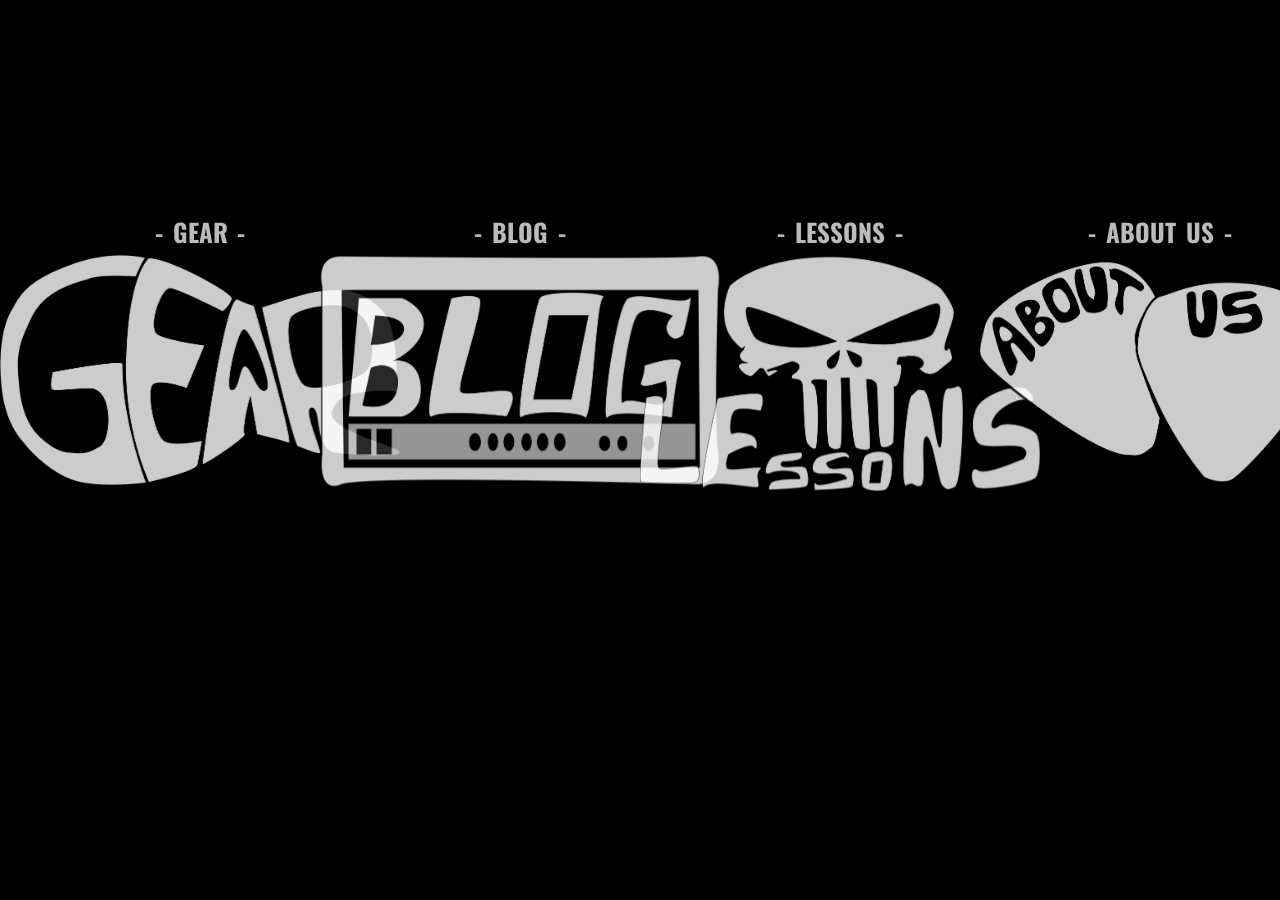
<file: index.html>
<!DOCTYPE html>
<html>
<head>
	 <link rel="stylesheet" type="text/css" href="index.css">
     <link href='http://fonts.googleapis.com/css?family=Oswald' rel='stylesheet' type='text/css'>
</head>
<body>
 <?php include("slide.html"); ?>

<div class="column1">
    <div class="content">
        <figure class="effect">
        	<h1>- Gear -</h1>
            <img src="gear.png"/>
            <figcaption>
                <div>
                    <a href="gear.php"><h2>Check out our <span>Gear!</span></h2></a>
                    <p>We have the latest gear reviews!</p>
                </div>
            </figcaption>
       <figure>
   </div>
</div>
<div class="column2">
    <div class="content">
        <figure class="effect">
        	<h1>- Blog -</h1>
            <img src="blog.png"/>
            <figcaption>
                <div>
                    <a href="http://mondaymusic.es/en"><h2>Check out the <span>Blog!</span></h2></a>
                    <p>We have a great blog!</p>
                </div>
            </figcaption>
       <figure>
   </div>
</div>
<div class="column3">
    <div class="content">
        <figure class="effect">
        	<h1>- Lessons -</h1>
            <img src="lessons.png"/>
            <figcaption>
                <div>
                    <a href="http://www.espn.com"><h2>Check out the <span>Lessons!</span></h2></a>
                    <p>We have great lessons!</p>
                </div>
            </figcaption>
       <figure>
   </div>
</div>
<div class="column4">
    <div class="content">
        <figure class="effect">
        	<h1>- About Us -</h1>
            <img src="guitarpicks.png"/>
            <figcaption>
                <div>
                    <a href="http://www.espn.com"><h2>About Us!</h2></a>
                </div>
            </figcaption>
       <figure>
   </div>
</div>
</div>

</body>
</html>
</file>
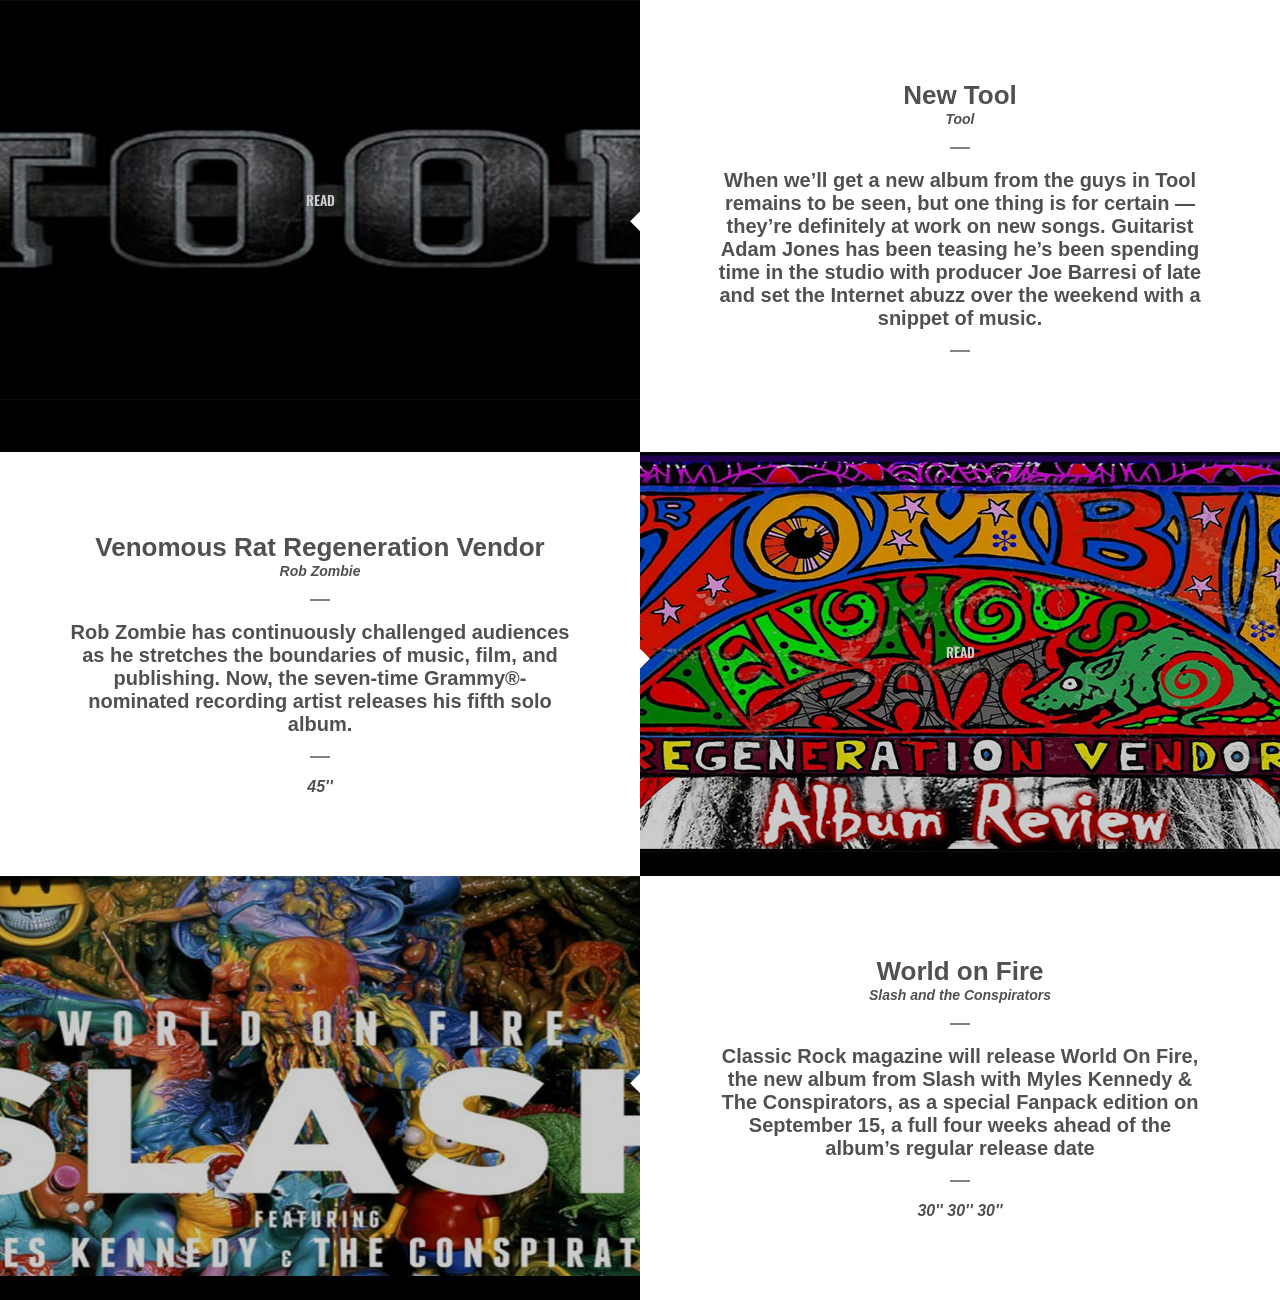
<file: gear.html>
<!DOCTYPE html>
<html>
<head>
   
   <link href='http://fonts.googleapis.com/css?family=Oswald' rel='stylesheet' type='text/css'>
   <link rel="stylesheet" type="text/css" href="gear.css">
</head>
<body>

<section id="week">
    <div id="work">
    
    
      <article plangular data-src="" class="work grid1 clearfix">
        <div class="thumb" style="background-image:url('tool.jpg');">
          <div class="centered">
                          
                          <a href="http://mondaymusic.es/en/the-perfect-protein/" class="ajax" ng-click="player.pause()">READ</a>
              
          </div>
        </div>
        
        
        <aside>
        <div class="description">
          <div class="title">New Tool</div>
          <div class="for"><span>Tool </span>
                                             
          </div>
          <div class="texto">
            <div class="min_border_black"></div>
            <p>When we’ll get a new album from the guys in Tool remains to be seen, but one thing is for certain — they’re definitely at work on new songs. Guitarist Adam Jones has been teasing he’s been spending time in the studio with producer Joe Barresi of late and set the Internet abuzz over the weekend with a snippet of music.</p>
            <div class="min_border_black"></div>
          </div>
          <div class="time">
                                              
          </div>
        </div>
        <div class="arrow">
          <svg version="1.1" id="Capa_1" xmlns="http://www.w3.org/2000/svg" xmlns:xlink="http://www.w3.org/1999/xlink" x="0px" y="0px"
   width="30px" height="30px" viewBox="0 0 30 30" enable-background="new 0 0 30 30" xml:space="preserve">
<rect x="4.861" y="4.063" transform="matrix(0.7071 0.7071 -0.7071 0.7071 14.9681 -6.3024)" width="20.461" height="21.706"/>
</svg>
        </div>
        </aside>
        </article>

      
      <article plangular data-src="https://soundcloud.com/mondaymusicproducers/marcilla-noticia-monday-music" class="work grid2 clearfix">
        <div class="thumb" style="background-image:url('rz.jpg');">
          <div class="centered">
                          
                          <a href="http://mondaymusic.es/en/el-aroma-que-nos-une/" class="ajax" ng-click="player.pause()">READ</a>
              
          </div>
        </div>
        
        
        <aside>
        <div class="description">
          <div class="title">Venomous Rat Regeneration Vendor</div>
          <div class="for"><span>Rob </span>
                          Zombie                   
          </div>
          <div class="texto">
            <div class="min_border_black"></div>
            <p>Rob Zombie has continuously challenged audiences as he stretches the boundaries of music, film, and publishing. Now, the seven-time Grammy®-nominated recording artist releases his fifth solo album.</p>
            <div class="min_border_black"></div>
          </div>
          <div class="time">
                          45''                    
          </div>
        </div>
        <div class="arrow">
          <svg version="1.1" id="Capa_1" xmlns="http://www.w3.org/2000/svg" xmlns:xlink="http://www.w3.org/1999/xlink" x="0px" y="0px"
   width="30px" height="30px" viewBox="0 0 30 30" enable-background="new 0 0 30 30" xml:space="preserve">
<rect x="4.861" y="4.063" transform="matrix(0.7071 0.7071 -0.7071 0.7071 14.9681 -6.3024)" width="20.461" height="21.706"/>
</svg>
        </div>
        </aside>
        </article>

      
      <article plangular data-src="" class="work grid1 clearfix">
        <div class="thumb" style="background-image:url('worldonfire.jpg');">
          <div class="centered">
                          
                          <a href="http://mondaymusic.es/en/great-moments-in-life/" class="ajax" ng-click="player.pause()">READ</a>
              
          </div>
        </div>
        
        
        <aside>
        <div class="description">
          <div class="title">World on Fire</div>
          <div class="for"><span>Slash and the  </span>
                          Conspirators                   
          </div>
          <div class="texto">
            <div class="min_border_black"></div>
            <p>Classic Rock magazine will release World On Fire, the new album from Slash with Myles Kennedy & The Conspirators, as a special Fanpack edition on September 15, a full four weeks ahead of the album’s regular release date</p>
            <div class="min_border_black"></div>
          </div>
          <div class="time">
                          30''  
                          30''    
                          30''              
          </div>
        </div>
        <div class="arrow">
          <svg version="1.1" id="Capa_1" xmlns="http://www.w3.org/2000/svg" xmlns:xlink="http://www.w3.org/1999/xlink" x="0px" y="0px"
   width="30px" height="30px" viewBox="0 0 30 30" enable-background="new 0 0 30 30" xml:space="preserve">
<rect x="4.861" y="4.063" transform="matrix(0.7071 0.7071 -0.7071 0.7071 14.9681 -6.3024)" width="20.461" height="21.706"/>
</svg>
        </div>
        </aside>
        </article>

</body>
</html>
</file>
<file: index.css>
html, body { 
    height: 100%; 
    padding: 0; 
    margin: 0; 
    background: black;

}
div.column1, div.column2, div.column3, div.column4 { 
    width: 25%; 
    height: 100%; 
    float: left; 
    position: relative;
    
}
#container {
    position: relative;
}
.content figure h1 {
	font-family: 'Oswald', sans-serif;
    color: #bbbbbb;
    margin: 0;
    padding: 5px;
    font-size: 25px;
    text-align: center;
    text-transform: uppercase;
 }

a {
	font-family: 'Oswald', sans-serif;
    text-decoration: none;
    color: #bbbbbb;
}
a:hover {
	color: #00CCFF;
}



.content figure {
	position: relative;
	overflow: hidden;
	margin: auto;
    margin-top: 65%;
    height: 300px;
    width: 400px;
    overflow: hidden;
}

.content figure img {
	position: relative;
	display: block;

}
.content figure figcaption {
	padding: 1em;
	color: #bbbbbb;
	text-transform: uppercase;
	font-size: 1em;
	-webkit-backface-visibility: hidden;
	backface-visibility: hidden;
}
.content figure figcaption::before,
.content figure figcaption::after {
	pointer-events: none;
}
.content figure h1, h2 {
	font-family: 'Oswald', sans-serif;
	word-spacing: 0.15em;
	font-weight: 300;
}
.content figure h1, h2 span {
	font-weight: 800;
}
.content figure h2,
.content figure p {
	font-family: 'Oswald', sans-serif;
	margin: 0;
	letter-spacing: 1.5px;
}
.content figure p {
	font-family: 'Oswald', sans-serif;
	letter-spacing: 1.5px;
	font-size: 88.5%;
}
/*shorter image width, and move image to the right 40px, and amount of opacity before hover*/
figure.effect img {
	max-width: 100%;
	width: -webkit-calc(100% + 50px);
	width: calc(100% + 50px);
	opacity: .80;
	-webkit-transition: opacity 0.35s, -webkit-transform 0.35s;
	transition: opacity 0.35s, transform 0.35s;
	-webkit-transform: translate3d(0,0,0);
	transform: translate3d(0,0,0);
}
/*what side text is on*/
figure.effect figcaption {
	text-align: left;
}
/*size of and position of figcaption div before hover*/
figure.effect figcaption > div {
	position: absolute;
	bottom: 0;
	left: 0;
	padding: 2em;
	width: 100%;
	height: 50%;
}
/*location of h2 and p on hover based on x,y,z axis*/
figure.effect h2,
figure.effect p {
	-webkit-transform: translate3d(50px,210px,0);
	transform: translate3d(50px,210px,0);
}
/*delay for h2*/
figure.effect h2 {
	-webkit-transition: -webkit-transform 0.25s;
	transition: transform 0.25s;
}
/*color of paragraph*/
figure.effect p {
	color: #bbbbbb;
}
/*opacity of image on hover*/
figure.effect:hover img {
	opacity: .10;
}
/*location of image, h2, and p on hover*/
figure.effect:hover img,
figure.effect:hover h2,
figure.effect:hover p {
	-webkit-transform: translate3d(0,0,0);
	transform: translate3d(0,0,0);
}
/*delay for paragraph*/
figure.effect:hover p {
	-webkit-transition-delay: 0.15s;
	transition-delay: 0.15s;
	-webkit-transition-duration: 0.35s;
	transition-duration: 0.35s;
}
</file>
<file: gear.css>
@font-face {
    font-family: 'Apercu Medium';
    src: url('http://f.fontdeck.com/f/1/Qy1tclhRZzUABj/Qcqj9Ud3couEMPs6bqpKKZZEJCFOb4W3cGasDOOAFL5cFi/1e8Rk.eot');
    src: url('http://f.fontdeck.com/f/1/Qy1tclhRZzUABj/Qcqj9Ud3couEMPs6bqpKKZZEJCFOb4W3cGasDOOAFL5cFi/1e8Rk.eot?') format('embedded-opentype'),
    url('http://f.fontdeck.com/f/1/Qy1tclhRZzUABj/Qcqj9Ud3couEMPs6bqpKKZZEJCFOb4W3cGasDOOAFL5cFi/1e8Rk.woff') format('woff'),
    url('http://f.fontdeck.com/f/1/Qy1tclhRZzUABj/Qcqj9Ud3couEMPs6bqpKKZZEJCFOb4W3cGasDOOAFL5cFi/1e8Rk.ttf') format('opentype');
    font-weight: 600;
    font-style: normal;
}
@font-face {
    font-family: 'Apercu Medium';
    src: url('http://f.fontdeck.com/f/1/Qy1tclhRZzUABj/Qcqj9Ud3couEMPs6bqpKKZZEJCFOb4W3cGasDOOAFL5cFi/1e8Rk.eot');
    src: url('http://f.fontdeck.com/f/1/Qy1tclhRZzUABj/Qcqj9Ud3couEMPs6bqpKKZZEJCFOb4W3cGasDOOAFL5cFi/1e8Rk.eot?') format('embedded-opentype'),
    url('http://f.fontdeck.com/f/1/Qy1tclhRZzUABj/Qcqj9Ud3couEMPs6bqpKKZZEJCFOb4W3cGasDOOAFL5cFi/1e8Rk.woff') format('woff'),
    url('http://f.fontdeck.com/f/1/Qy1tclhRZzUABj/Qcqj9Ud3couEMPs6bqpKKZZEJCFOb4W3cGasDOOAFL5cFi/1e8Rk.ttf') format('opentype');
    font-weight: 600;
    font-style: normal;
}
************************************************/
/*! normalize.css v2.1.3 | MIT License | git.io/normalize */
/* ========================================================================== HTML5 display definitions ========================================================================== */
/** Correct `block` display not defined in IE 8/9. */
article, aside, details, figcaption, figure, footer, header, hgroup, main, nav, section, summary { display: block; }

/** Correct `inline-block` display not defined in IE 8/9. */
audio, canvas, video { display: inline-block; }

/** Prevent modern browsers from displaying `audio` without controls. Remove excess height in iOS 5 devices. */
audio:not([controls]) { display: none; height: 0; }

/** Address `[hidden]` styling not present in IE 8/9. Hide the `template` element in IE, Safari, and Firefox < 22. */
[hidden], template { display: none; }

/* ========================================================================== Base ========================================================================== */
/** 1. Set default font family to sans-serif. 2. Prevent iOS text size adjust after orientation change, without disabling user zoom. */
html { font-family: sans-serif; /* 1 */ -ms-text-size-adjust: 100%; /* 2 */ -webkit-text-size-adjust: 100%; /* 2 */ }

/** Remove default margin. */
body { margin: 0; }

/* ========================================================================== Links ========================================================================== */
/** Remove the gray background color from active links in IE 10. */
a { background: transparent; }

/** Address `outline` inconsistency between Chrome and other browsers. */
a:focus { outline: thin dotted; }

/** Improve readability when focused and also mouse hovered in all browsers. */
a:active, a:hover { outline: 0; }

/* ========================================================================== Typography ========================================================================== */
/** Address variable `h1` font-size and margin within `section` and `article` contexts in Firefox 4+, Safari 5, and Chrome. */
h1 { font-size: 2em; margin: 0.67em 0; }

/** Address styling not present in IE 8/9, Safari 5, and Chrome. */
abbr[title] { border-bottom: 1px dotted; }

/** Address style set to `bolder` in Firefox 4+, Safari 5, and Chrome. */
b, strong { font-weight: bold; }

/** Address styling not present in Safari 5 and Chrome. */
dfn { font-style: italic; }

/** Address differences between Firefox and other browsers. */
hr { -moz-box-sizing: content-box; box-sizing: content-box; height: 0; }

/** Address styling not present in IE 8/9. */
mark { background: #ff0; color: #000; }

/** Correct font family set oddly in Safari 5 and Chrome. */
code, kbd, pre, samp { font-family: monospace, serif; font-size: 1em; }

/** Improve readability of pre-formatted text in all browsers. */
pre { white-space: pre-wrap; }

/** Set consistent quote types. */
q { quotes: "\201C" "\201D" "\2018" "\2019"; }

/** Address inconsistent and variable font size in all browsers. */
small { font-size: 80%; }

/** Prevent `sub` and `sup` affecting `line-height` in all browsers. */
sub, sup { font-size: 75%; line-height: 0; position: relative; vertical-align: baseline; }

sup { top: -0.5em; }

sub { bottom: -0.25em; }

/* ========================================================================== Embedded content ========================================================================== */
/** Remove border when inside `a` element in IE 8/9. */
img { border: 0; }

/** Correct overflow displayed oddly in IE 9. */
svg:not(:root) { overflow: hidden; }

/* ========================================================================== Figures ========================================================================== */
/** Address margin not present in IE 8/9 and Safari 5. */
figure { margin: 0; }

/* ========================================================================== Forms ========================================================================== */
/** Define consistent border, margin, and padding. */
fieldset { border: 1px solid #c0c0c0; margin: 0 2px; padding: 0.35em 0.625em 0.75em; }

/** 1. Correct `color` not being inherited in IE 8/9. 2. Remove padding so people aren't caught out if they zero out fieldsets. */
legend { border: 0; /* 1 */ padding: 0; /* 2 */ }

/** 1. Correct font family not being inherited in all browsers. 2. Correct font size not being inherited in all browsers. 3. Address margins set differently in Firefox 4+, Safari 5, and Chrome. */
button, input, select, textarea { font-family: inherit; /* 1 */ font-size: 100%; /* 2 */ margin: 0; /* 3 */ }

/** Address Firefox 4+ setting `line-height` on `input` using `!important` in the UA stylesheet. */
button, input { line-height: normal; }

/** Address inconsistent `text-transform` inheritance for `button` and `select`. All other form control elements do not inherit `text-transform` values. Correct `button` style inheritance in Chrome, Safari 5+, and IE 8+. Correct `select` style inheritance in Firefox 4+ and Opera. */
button, select { text-transform: none; }

/** 1. Avoid the WebKit bug in Android 4.0.* where (2) destroys native `audio` and `video` controls. 2. Correct inability to style clickable `input` types in iOS. 3. Improve usability and consistency of cursor style between image-type `input` and others. */
button, html input[type="button"], input[type="reset"], input[type="submit"] { -webkit-appearance: button; /* 2 */ cursor: pointer; /* 3 */ }

/** Re-set default cursor for disabled elements. */
button[disabled], html input[disabled] { cursor: default; }

/** 1. Address box sizing set to `content-box` in IE 8/9/10. 2. Remove excess padding in IE 8/9/10. */
input[type="checkbox"], input[type="radio"] { box-sizing: border-box; /* 1 */ padding: 0; /* 2 */ }

/** 1. Address `appearance` set to `searchfield` in Safari 5 and Chrome. 2. Address `box-sizing` set to `border-box` in Safari 5 and Chrome (include `-moz` to future-proof). */
input[type="search"] { -webkit-appearance: textfield; /* 1 */ -moz-box-sizing: content-box; -webkit-box-sizing: content-box; /* 2 */ box-sizing: content-box; }

/** Remove inner padding and search cancel button in Safari 5 and Chrome on OS X. */
input[type="search"]::-webkit-search-cancel-button, input[type="search"]::-webkit-search-decoration { -webkit-appearance: none; }

/** Remove inner padding and border in Firefox 4+. */
button::-moz-focus-inner, input::-moz-focus-inner { border: 0; padding: 0; }

/** 1. Remove default vertical scrollbar in IE 8/9. 2. Improve readability and alignment in all browsers. */
textarea { overflow: auto; /* 1 */ vertical-align: top; /* 2 */ }

/* ========================================================================== Tables ========================================================================== */
/** Remove most spacing between table cells. */
table { border-collapse: collapse; border-spacing: 0; }

/******************************************************************
Theme Name: Adrián Pérez
Theme URI: http://www.adrianperez.com
Description: CSS style for Adrián Pérez
Author: Adrián Pérez
Author URI: http://www.adrianperez.com
Version: 1.0
******************************************************************/
/***********************************************

GENERALES
************************************************/

*, *:after, *:before { box-sizing: border-box; -webkit-box-sizing: border-box; -moz-box-sizing: border-box; -webkit-font-smoothing: antialiased; font-smoothing: antialiased; text-rendering: optimizeLegibility; -moz-osx-font-smoothing: grayscale; }

html, button, input, select, textarea { font-family: "Apercu Medium", Calibri, sans-serif; font-weight: 600; font-style: normal; }

body { font-size: 1em; -webkit-text-size-adjust: 1em; -ms-text-size-adjust: 1em; color: #505050; background-color: black; overflow-x: hidden; overflow-y: auto; text-align: center; }

::-moz-selection { background: #ec6060; color: white; text-shadow: none; }

::selection { background: #ec6060; color: white; text-shadow: none; }

h1, h2, h3, h4, ul { margin: 0; padding: 0; }

img { display: block; }

li { list-style: none; }

p { margin: 0px; }

.chromeframe { margin: 0.2em 0; background: #ccc; color: #000; padding: 0.2em 0; }

.clearfix { zoom: 1; }
.clearfix:before, .clearfix:after { content: ''; display: table; }
.clearfix:after { clear: both; }

.centered { width: 80%; margin: auto; position: absolute; top: 50%; left: 50%; -webkit-transform: translate(-50%, -50%); -ms-transform: translate(-50%, -50%); transform: translate(-50%, -50%); }

.visible { zoom: 1; filter: alpha(opacity=100); opacity: 1; }

.invisible, header[role='banner'].reduced .visible { -webkit-transition: opacity 0.1s ease; -moz-transition: opacity 0.1s ease; -o-transition: opacity 0.1s ease; transition: opacity 0.1s ease; zoom: 0; filter: alpha(opacity=0); opacity: 0; width: 0px; }

.qtrans_widget_end { display: none; }

#project p, #articles aside .centered, #team .claim, #team aside p, #about .claim, #about article p, #about aside p, .mc-field-group input, .newsletter p, #datetime, #articles aside, #team .time, #weekend .claim, #weekend aside { font-family: "Playfair Display", serif; font-weight: 400; font-style: normal; }

#articles aside .centered, #team aside p, #project p, #about article p, #about aside p { font-size: 1em; -webkit-text-size-adjust: 1em; -ms-text-size-adjust: 1em; }

a { -webkit-transition: color 0.2s ease; -moz-transition: color 0.2s ease; -o-transition: color 0.2s ease; transition: color 0.2s ease; color: #bbbbbb; text-decoration: none; font-size: .85em; font-family: 'Oswald', sans-serif;}
a:active, a:focus, a:link, a:hover { outline: 0; }
a:hover { color: #00CCFF; }
figure a, .thumb a { margin: 0 10px; color: white;}
figure a:hover, .thumb a:hover { color: #00CCFF; }
nav a { font-size: .85em; }
.credits a { font-size: 1em; color: #b3b3b3; border: none; }
#about a, #project aside p a, #datetime a { font-size: 1em; }

.button { font-size: 1em; padding: 10px 40px; background-color: white; border: 2px solid #505050; }

.border_black { border-bottom: 2px solid #505050; display: inline-block; margin-bottom: 2px; }

.min_border_black { width: 20px; border: 1px solid #838383; height: 1px; margin: 20px auto; }

iframe, .google-maps iframe { position: absolute; top: 0; left: 0; width: 100%; height: 100%; }

figure { background-color: white; position: relative; overflow: hidden; }
figure img { zoom: 1; filter: alpha(opacity=80); opacity: 0.8; width: 100%; height: auto; }

.showonly { width: 100% !important; left: 0px !important; padding: 0 40px !important; }

header[role='banner'], #datetime, #project, #gear, .monogram { width: 100%; max-width: 2200px; padding: 0 20px; left: 0; }

/***********************************************

HEADER

************************************************/
header[role='banner'] { -webkit-transition: all 0.2s ease; -moz-transition: all 0.2s ease; -o-transition: all 0.2s ease; transition: all 0.2s ease; position: fixed; top: 30px; z-index: 1000; }
header[role='banner'] .button { padding: 8px 20px; }
header[role='banner'].reduced { top: 30px; }

nav > ul > li { display: inline; width: 60%; }
nav > ul > li:first-child { display: none; width: 20%; text-align: left; float: left; }
nav > ul > li:last-child { display: none; width: 20%; text-align: right; float: right; }
nav > ul > li > ul { display: inline; }
nav > ul > li > ul > li { display: inline; }
nav > ul > li > ul li.active { display: none; }

.logo a { border: none; cursor: default; }
.logo svg { fill: #505050; height: 23px; }
.logo .complete svg { width: 280px; }
.logo .minified { display: none; }
.logo .minified svg { transition: fill .4s ease; fill: #505050; width: 80px; }
.logo .minified svg:hover { fill: #ec6060; }

#datetime { -webkit-transition: width 0.2s ease; -moz-transition: width 0.2s ease; -o-transition: width 0.2s ease; transition: width 0.2s ease; font-size: 0.938em; position: absolute; color: #b3b3b3; top: 75px; letter-spacing: 1px; }
#datetime span { font-style: italic; letter-spacing: 0px; }
#datetime a { color: #ec6060; }

/***********************************************

INDIVIDUAL PROJECT

************************************************/
#project .allarticles, #articles .allarticles { margin: 15px auto; position: relative; }

#project { -webkit-transition: left 0.5s ease; -moz-transition: left 0.5s ease; -o-transition: left 0.5s ease; transition: left 0.5s ease; position: absolute; left: -100%; padding-bottom: 10px; }
#project.open { left: 0; }
#project.showeekend { left: -360px; }
#project article { position: relative; margin: 0 auto; width: 100%; max-width: 1200px; }
#project figure { padding-bottom: 56.25%; height: 0; margin-top: 150px; }
#project aside { margin-top: 30px; }
#project aside p { margin: 3px 0 15px 0; }
#project aside div:last-child { margin-top: 40px; }
#project .border_black { margin-bottom: 4px; }
#project .credits { margin-top: 60px; }

/***********************************************

GEAR

************************************************/
#gear { -webkit-transition: left 0.5s ease; -moz-transition: left 0.5s ease; -o-transition: left 0.5s ease; transition: left 0.5s ease; position: absolute; top: 150px; }
#gear.showeekend { left: -360px; }
#gear.showproject { left: 100%; position: fixed; }

/**************** articles ****************/
#articles .loadmore { padding: 40px 0; }

.grid1 .arrow, .grid2 .arrow, #team .arrow { position: absolute; width: 20px; height: 20px; top: 0; margin-top: -15px; left: 50%; margin-left: -10px; }
.grid1 .arrow svg, .grid2 .arrow svg, #team .arrow svg { width: 100%; height: auto; fill: white; }

.grid1, .grid2 { position: relative; }
.grid1 .thumb, .grid2 .thumb { zoom: 1; filter: alpha(opacity=80); opacity: 0.8; position: relative; height: 200px; background: url(images/bg.jpg) no-repeat center center; -webkit-background-size: cover; -moz-background-size: cover; -o-background-size: cover; background-size: cover; }
.grid1 aside, .grid2 aside { background-color: white; position: relative; }
.grid1 aside .description, .grid2 aside .description { padding: 0 10px; }
.grid1 .title, .grid2 .title { font-size: 20px; padding-top: 20px; }
.grid1 .for, .grid2 .for { font-size: 14px; padding-bottom: 20px; }
.grid1 .texto, .grid1 .time, .grid2 .texto, .grid2 .time { display: none; }
.grid1 .for, .grid1 .time, .grid2 .for, .grid2 .time { font-style: italic !important; }

/**************** Team ****************/
#team, #about { overflow-x: hidden; overflow-y: auto; }
#team header .min_border_black, #team aside .min_border_black, #about header .min_border_black, #about aside .min_border_black { margin: 10px auto 7px; }
#team .claim, #about .claim { font-size: 1.375em; -webkit-text-size-adjust: 1.375em; -ms-text-size-adjust: 1.375em; margin: 0px auto 30px auto; }

#team { margin: 120px 0; }
#team .artist { float: left; width: 100%; border: 2px solid whitesmoke; border-width: 1px; }
#team aside { background-color: white; position: relative; }
#team aside p { font-size: 20px; margin: 10px auto; font-style: italic !important; }
#team aside .title { padding: 20px 0; }

/**************** About ****************/
#about article .min_border_black { margin: 10px auto 7px auto; }
#about article p { margin: 0 0 40px 0; }
#about article .moreinfo p { margin-bottom: 25px; }
#about article .moreinfo p:last-child { margin-bottom: 40px; }
#about aside { max-width: 800px; width: 100%; margin-top: 40px; margin: 0 auto; overflow: auto; }
#about aside > div { margin-bottom: 40px; }
#about .b_black { margin-bottom: 15px; }

.skype { font-size: 0.65em; line-height: 25px; color: #b3b3b3; }

#map_canvas { position: relative; padding-bottom: 100%; height: 0; overflow: hidden; margin-bottom: 40px; }
#map_canvas #bodyContent { font-family: "Apercu Medium", Calibri, sans-serif; }

/***********************************************

WEEKEND

************************************************/
#weekend { -webkit-transition: all 0.5s ease; -moz-transition: all 0.5s ease; -o-transition: all 0.5s ease; transition: all 0.5s ease; color: whitesmoke; background-color: #ec6060; position: fixed; left: 100%; margin-left: -20px; height: 100%; width: 100%; overflow-x: hidden; overflow-y: auto; }
#weekend header { -webkit-transform: rotate(-90deg); -moz-transform: rotate(-90deg); -ms-transform: rotate(-90deg); -o-transform: rotate(-90deg); filter: progid:DXImageTransform.Microsoft.BasicImage(rotation=3); transform: rotate(-90deg); position: absolute; top: 45%; left: -38px; white-space: nowrap; }
#weekend nav { -webkit-transition: all 0.2s ease; -moz-transition: all 0.2s ease; -o-transition: all 0.2s ease; transition: all 0.2s ease; background-color: whitesmoke; position: fixed; height: 100%; width: 20px; cursor: pointer; }
#weekend nav:hover { background-color: #E76363; }
#weekend nav img { display: inline-block; }
#weekend article { -webkit-transition: visibility 0.5s ease; -moz-transition: visibility 0.5s ease; -o-transition: visibility 0.5s ease; transition: visibility 0.5s ease; margin: 0 auto 80px auto; padding: 0 30px; visibility: hidden; }
#weekend aside { font-size: 15px; }
#weekend .claim { margin: 75px 0 36px 0; font-size: 15px; }
#weekend .loadmore { margin-bottom: 40px; }
#weekend .oneone, #weekend .name { font-style: italic !important; }
#weekend .picture, #weekend .sound { margin-top: 15px; }
#weekend.open { left: 0; margin-left: 0px; }
#weekend.open article { visibility: visible; }
#weekend.open header { visibility: hidden; }
#weekend.open nav { background-color: #ec6060; }
#weekend.open nav:hover { margin-left: 0px; background-color: #e94949; }

/***********************************************

FOOTER

************************************************/
footer .credits, #project .credits { font-size: 0.8em; color: #b3b3b3; margin-bottom: 10px; }
footer .credits img, #project .credits img { margin: 10px auto; width: 60px; zoom: 1; filter: alpha(opacity=20); opacity: 0.2; }

footer { margin: 0px auto 10px auto; }
footer .credits { margin-top: 60px; }

.newsletter { margin: 0 auto; }
.newsletter .min_border_black { margin: 10px auto 7px auto; }

#mc_embed_signup { position: relative; margin: 12px 0; }

.mc-field-group input { border: 2px solid #505050; font-size: 1.375em; background: #fff; color: #505050; width: 100%; float: left; -webkit-appearance: none; -webkit-border-radius: 0px; -moz-border-radius: 0px; border-radius: 0px; padding: 10px; height: 50px; }

.mc-field-submit input { font-family: "Apercu Medium", Calibri, sans-serif; font-size: 1.375em; background: transparent; color: #505050; border: none; border: 2px solid #505050; position: absolute; right: 0; width: 25%; border-radius: 0; height: 50px; }
.mc-field-submit input:hover { color: #ec6060; }
.mc-field-submit input:active, .mc-field-submit input:focus, .mc-field-submit input:link, .mc-field-submit input:hover { outline: 0; }

#mce-response { padding-top: 60px; color: #ec6060; }

.monogram { z-index: -10000; position: fixed; height: 100%; background: url(library/images/monogram.svg) no-repeat center center; zoom: 1; filter: alpha(opacity=5); opacity: 0.05; }

/***********************************************

MEDIA QUERIES

************************************************/
@media only screen and (min-width: 560px) { /***********************************************  GENERALES  ***********************************************/
  #articles aside .centered, #team aside p, #project p, #about article p, #about aside p, .newsletter p { font-size: 1.3em; -webkit-text-size-adjust: 1.3em; -ms-text-size-adjust: 1.3em; }
  #datetime { top: 130px; }
  #datetime.open { padding-right: 45px; }
  #project .allarticles, #articles .allarticles { width: 33.333333333%; margin: 25px auto; }
  header[role='banner'], #datetime, #project, #gear, .monogram { padding: 0 60px 0 30px; }
  header[role='banner'].open, #datetime.open, #project.open, #gear.open, .monogram.open { padding-right: 45px; }
  /***********************************************  HEADER  ***********************************************/
  nav > ul > li:first-child { display: inline-block; }
  nav > ul > li:last-child { display: inline-block; }
  /***********************************************  INDIVIDUAL PROJECT  ***********************************************/
  #project.open { padding-right: 60px; }
  #project figure { margin-top: 250px; }
  #project aside { margin-top: 60px; }
  /***********************************************  gear  ***********************************************/
  #gear { top: 250px; }
  /**************** Team ****************/
  #team .claim, #about .claim { margin: 0px auto 60px auto; }
  #team .artist { width: 50%; }
  /**************** About ****************/
  #about article p { margin: 0 0 60px 0; }
  #about aside { margin-top: 60px; }
  #about aside > div { width: 50%; padding: 0 5%; float: left; margin-bottom: 60px; }
  #map_canvas { margin-bottom: 60px; }
  /***********************************************  WEEKEND  ***********************************************/
  #weekend { left: inherit; margin-left: -30px; right: -370px; width: 400px; }
  #weekend header { left: -34px; }
  #weekend .claim { margin: 127px 0 83px 0; }
  #weekend nav { background-color: #ec6060; width: 30px; }
  #weekend.open { right: 0px; left: inherit; margin-left: inherit; }
  /***********************************************  FOOTER  ***********************************************/
  .newsletter { width: 350px; }
  .monogram { margin-left: -15px; } }
@media only screen and (min-width: 768px) { /***********************************************  GENERALES  ***********************************************/
  header[role='banner'], #datetime, #project, #gear, .monogram { padding: 0 80px 0 40px; }
  header[role='banner'] { top: 40px; }
  header[role='banner'].open { padding-right: 55px; }
  .centered { width: 70%; }
  #team .artist { width: 33.333333333%; }
  #datetime.open { padding-right: 55px; }
  .logo .complete svg { width: 316px; }
  /***********************************************  INDIVIDUAL PROJECT  ***********************************************/
  #project.open { padding-right: 80px; }
  #project .credits { margin-top: 100px; }
  /***********************************************  gear  ***********************************************/
  .grid1 .thumb, .grid2 .thumb { height: 400px; }
  /**************** Team ****************/
  #team .claim, #about .claim { width: 75%; max-width: 600px; font-size: 2em; -webkit-text-size-adjust: 2em; -ms-text-size-adjust: 2em; line-height: 1.2em; }
  #team { margin: 185px 0 120px 0; }
  /**************** About ****************/
  #about article { width: 75%; margin: 0 auto; }
  #about article p { margin: 0 0 80px 0; }
  #about article .moreinfo p:last-child { margin-bottom: 80px; }
  #about aside { margin-top: 80px; }
  #about aside > div { margin-bottom: 80px; }
  #map_canvas { padding-bottom: 40%; /* 16/9 ratio */ margin-bottom: 80px; }
  /***********************************************  WEEKEND  ***********************************************/
  #weekend { right: -360px; }
  #weekend article { padding: 0 40px; }
  #weekend nav { width: 40px; }
  #weekend header { left: -30px; }
  .monogram { margin-left: -20px; }
  /***********************************************  FOOTER  ***********************************************/
  footer .credits { margin-top: 100px; } }
@media only screen and (min-width: 1200px) { /***********************************************  GENERALES  ***********************************************/
  #project .allarticles, #articles .allarticles, #team .artist { width: 20%; }
  /***********************************************  WEEK  ***********************************************/
  .grid1 .title, .grid2 .title { font-size: 26px; padding-top: 80px; }
  .grid1 .texto, .grid2 .texto { display: block; font-size: 20px; margin: 20px auto; max-width: 500px; width: 90%; }
  .grid1 .time, .grid2 .time { display: block; font-size: 16px; padding-bottom: 80px; }
  .grid1 .for, .grid2 .for { padding-bottom: 0px; }
  .grid1 .thumb, .grid2 .thumb { position: absolute; width: 50%; }
  .grid1 aside, .grid2 aside { width: 50%; }
  .grid1 .arrow, .grid2 .arrow { top: 50%; margin-top: -15px; }
  .grid1 .thumb { left: 0; }
  .grid1 aside { float: right; }
  .grid1 aside .arrow { margin-left: -10px; left: 0; }
  .grid2 .thumb { right: 0; }
  .grid2 aside { float: left; }
  .grid2 aside .arrow { margin-right: -10px; right: 0; left: inherit; margin-left: 0px; }
  /**************** Team ****************/
  #team .claim, #about .claim { width: 600px; }
  #about article { width: 800px; }
  #team aside .title { padding: 40px 0; } }
@media only screen and (min-width: 1400px) { /***********************************************  WEEK  ***********************************************/
  #team { margin: 200px 0; } }
@media only screen and (min-width: 2200px) { header[role='banner'], #datetime, #project, #gear, .monogram { left: 50%; }
  header[role='banner'], #datetime, #gear, .monogram { margin-left: -1100px; }
  #gear.showproject { margin-left: inherit; }
  .showonly { width: 100% !important; left: 0px !important; padding: 0 40px !important; margin-left: 0 !important; }
  #project.open { padding-right: 0px; } }
@media only screen and (max-width: 560px) { .touch #gear, .touch header, .touch #datetime, .touch .monogram, .touch #project { width: 100% !important; padding: 0 20px !important; }
  .touch #gear { -webkit-transition: left 0.5s ease; -moz-transition: left 0.5s ease; -o-transition: left 0.5s ease; transition: left 0.5s ease; }
  .touch .monogram { margin-left: 0px; } }
/*
@media only screen and (-webkit-min-device-pixel-ratio: 1.5), only screen and (min--moz-device-pixel-ratio: 1.5), only screen and (min-device-pixel-ratio: 1.5) {

}
*/
</file>
